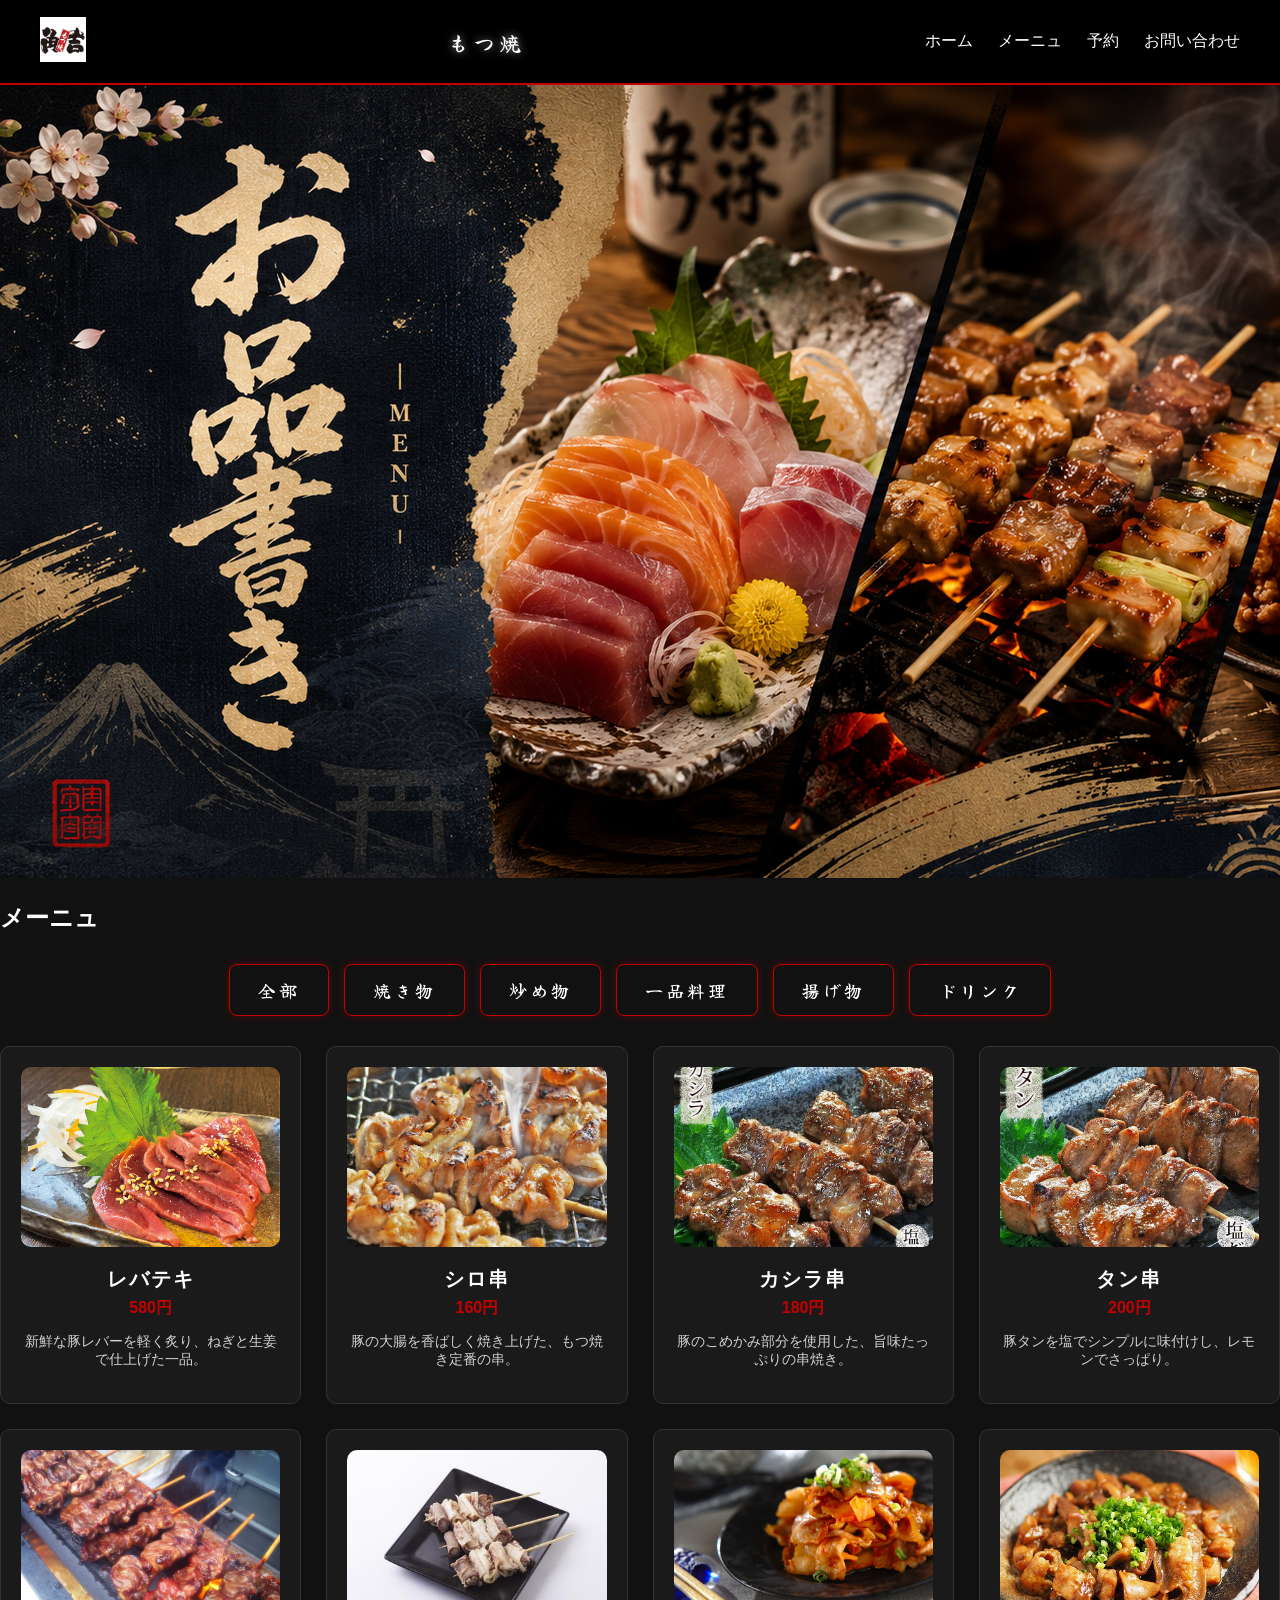
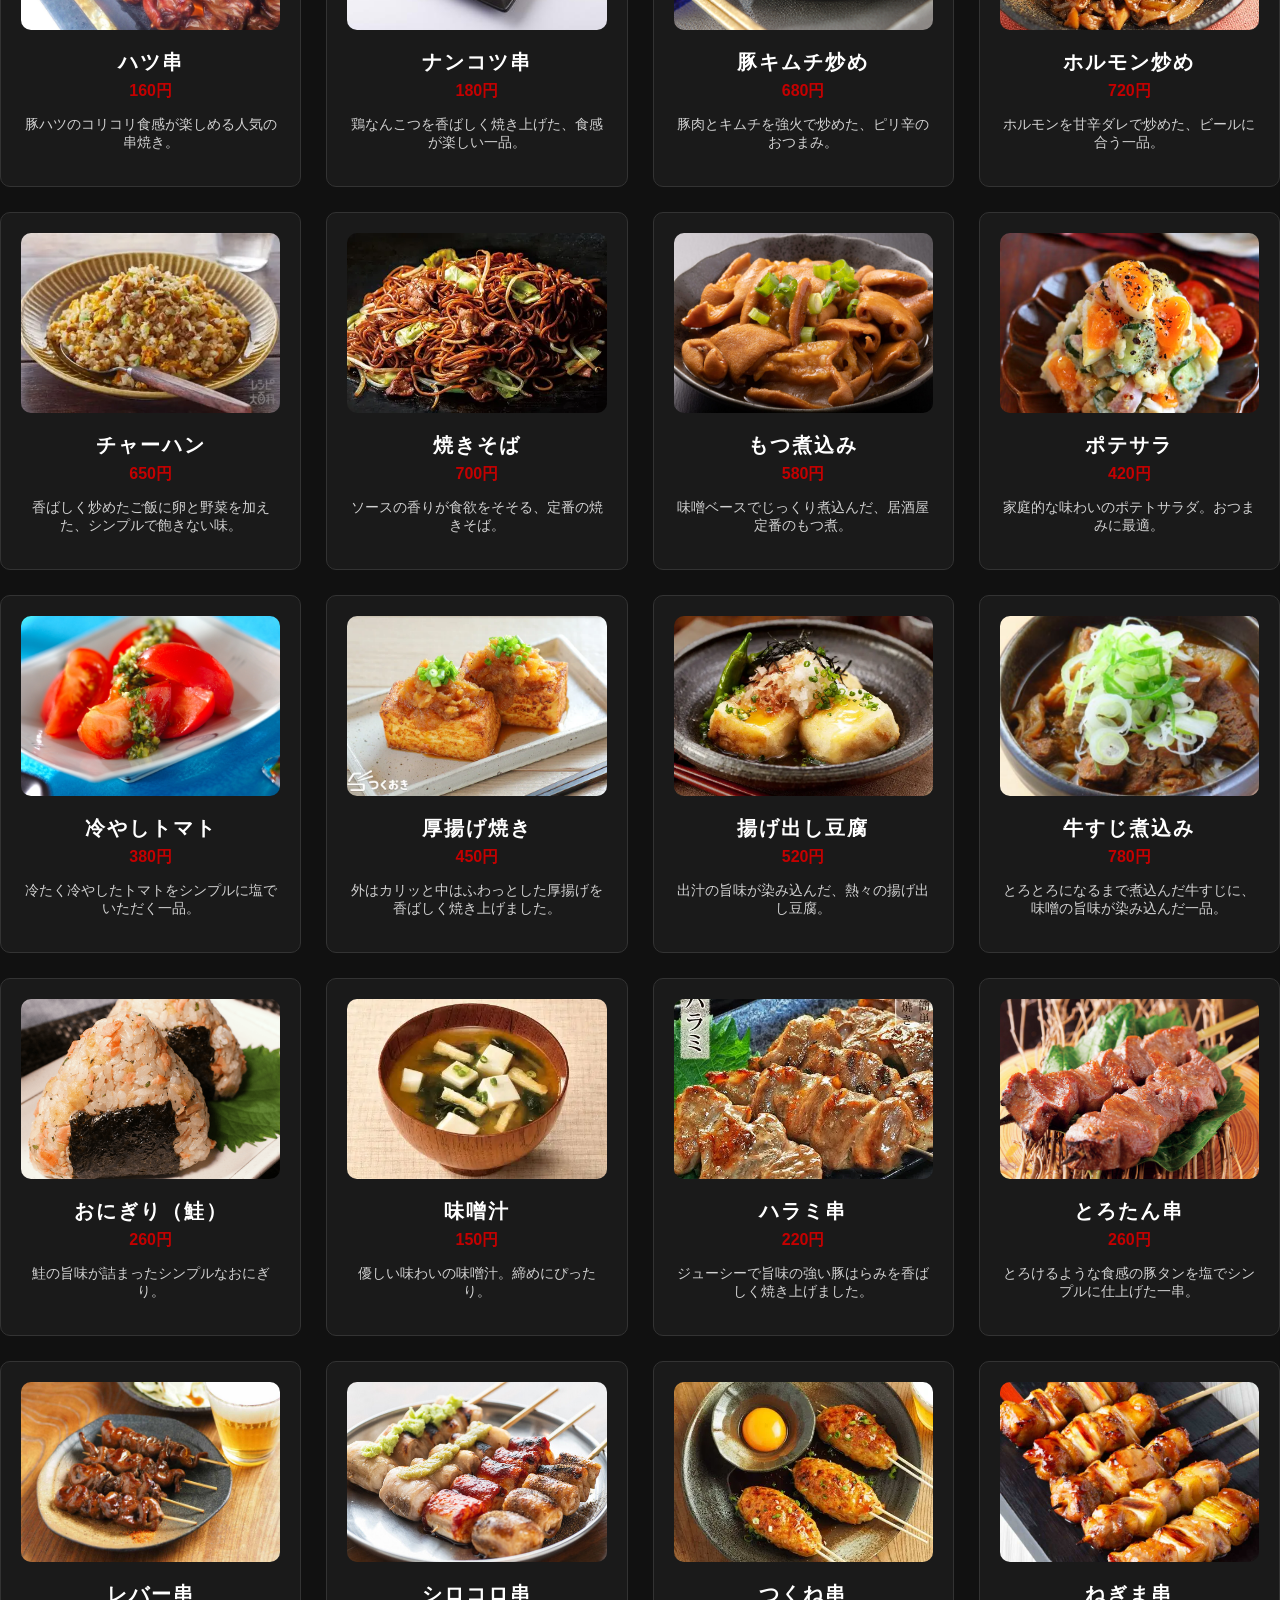
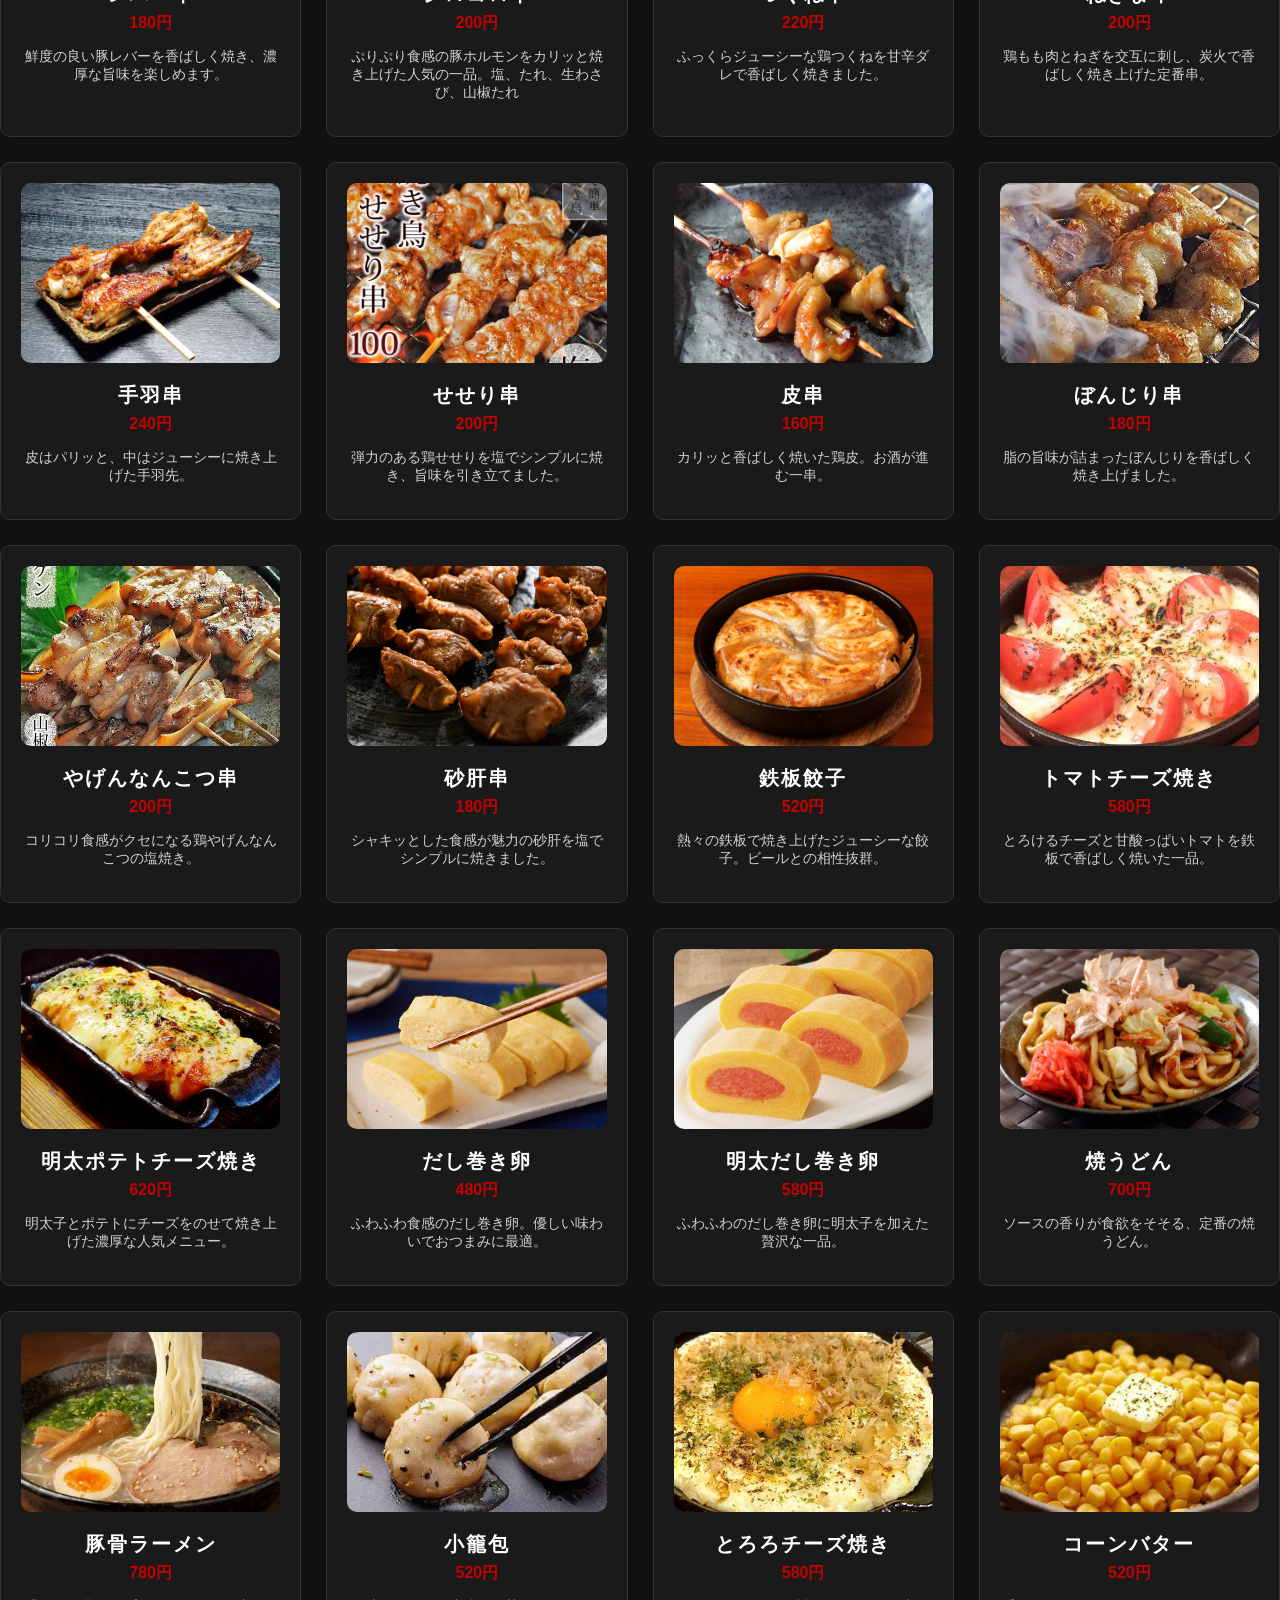
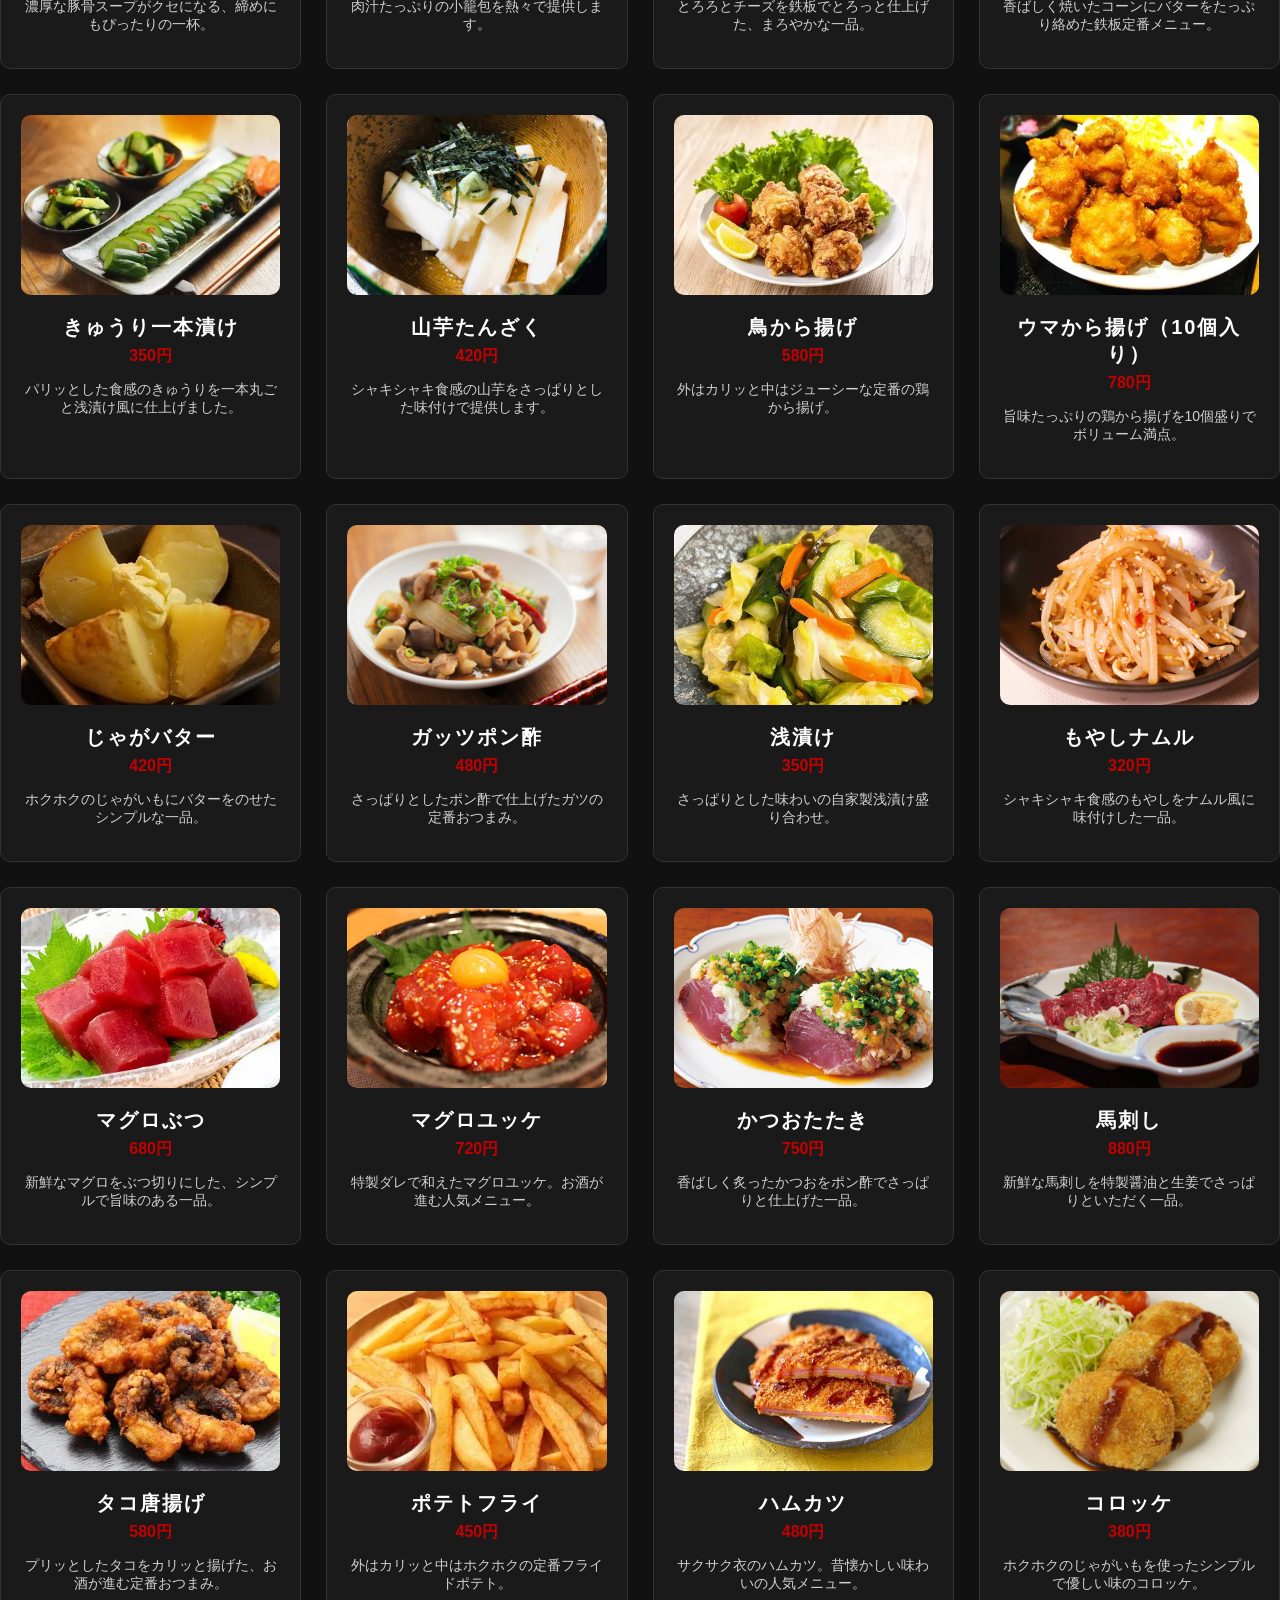
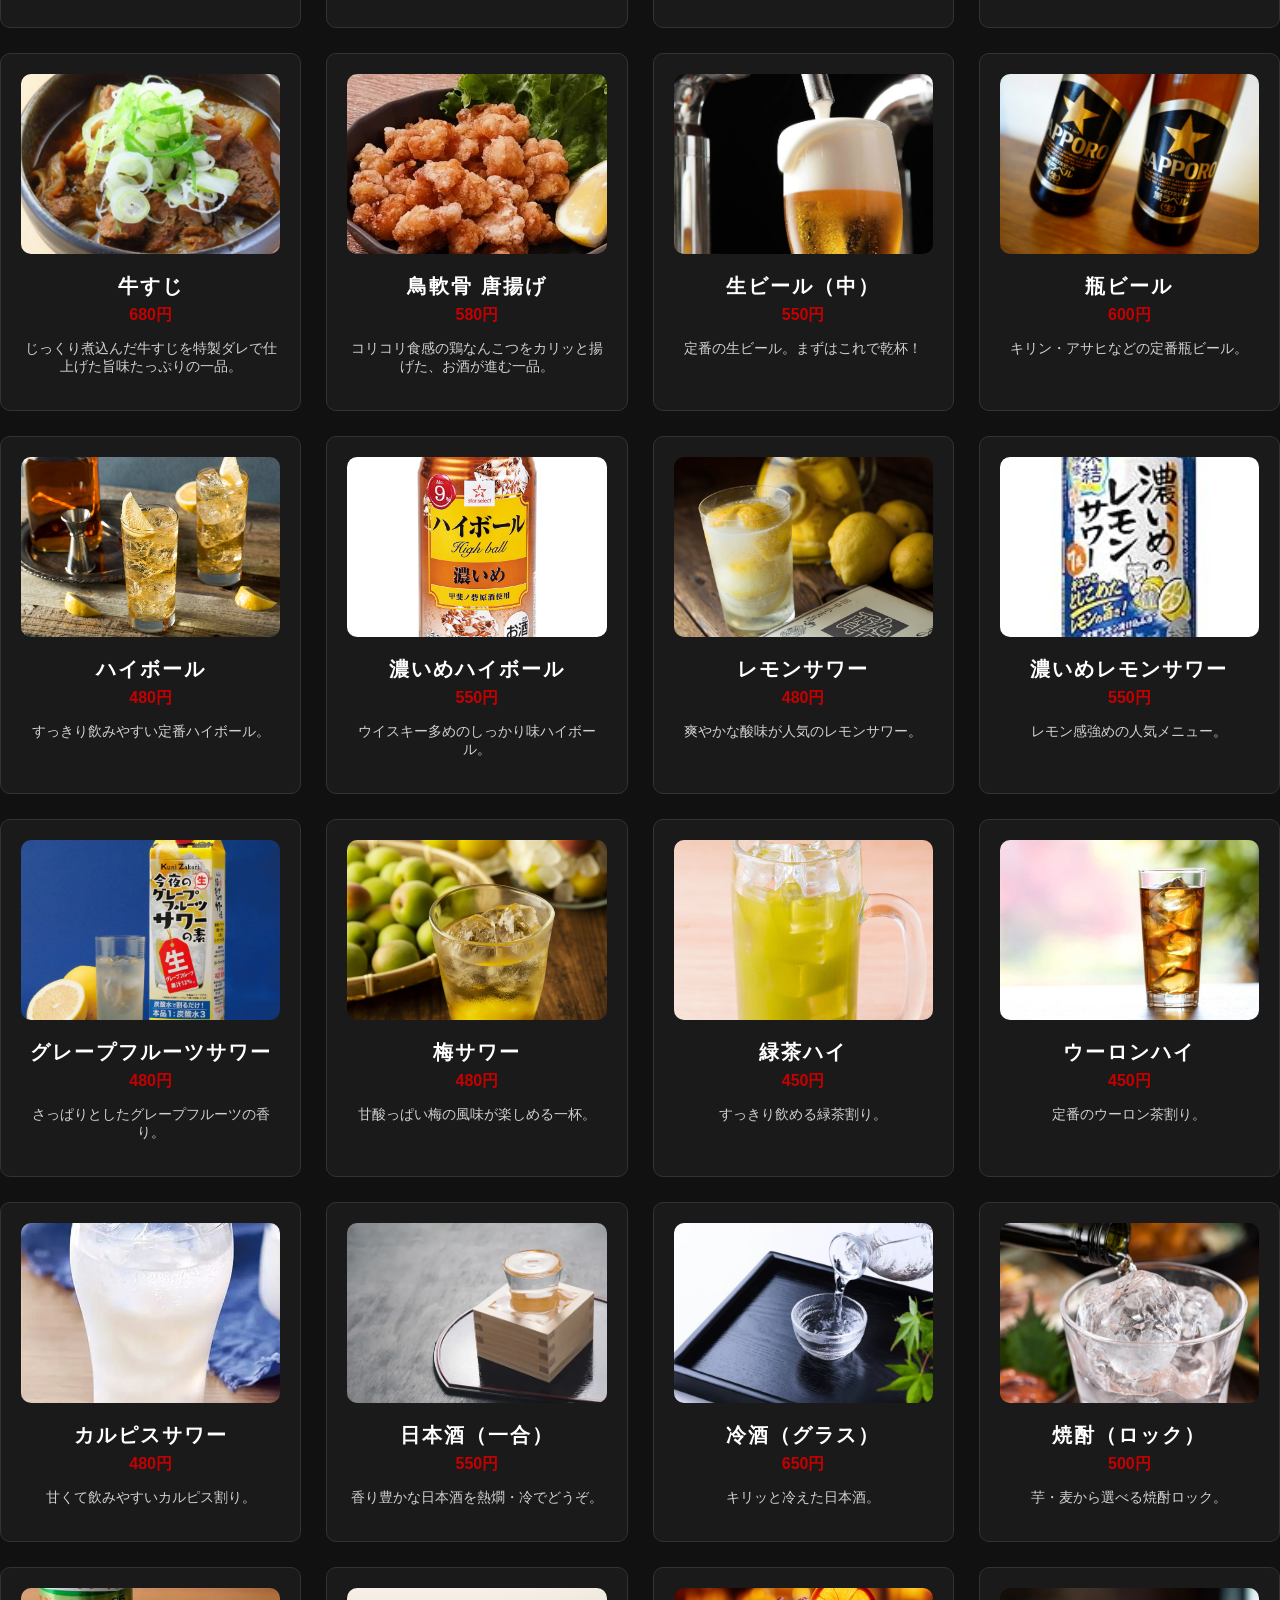
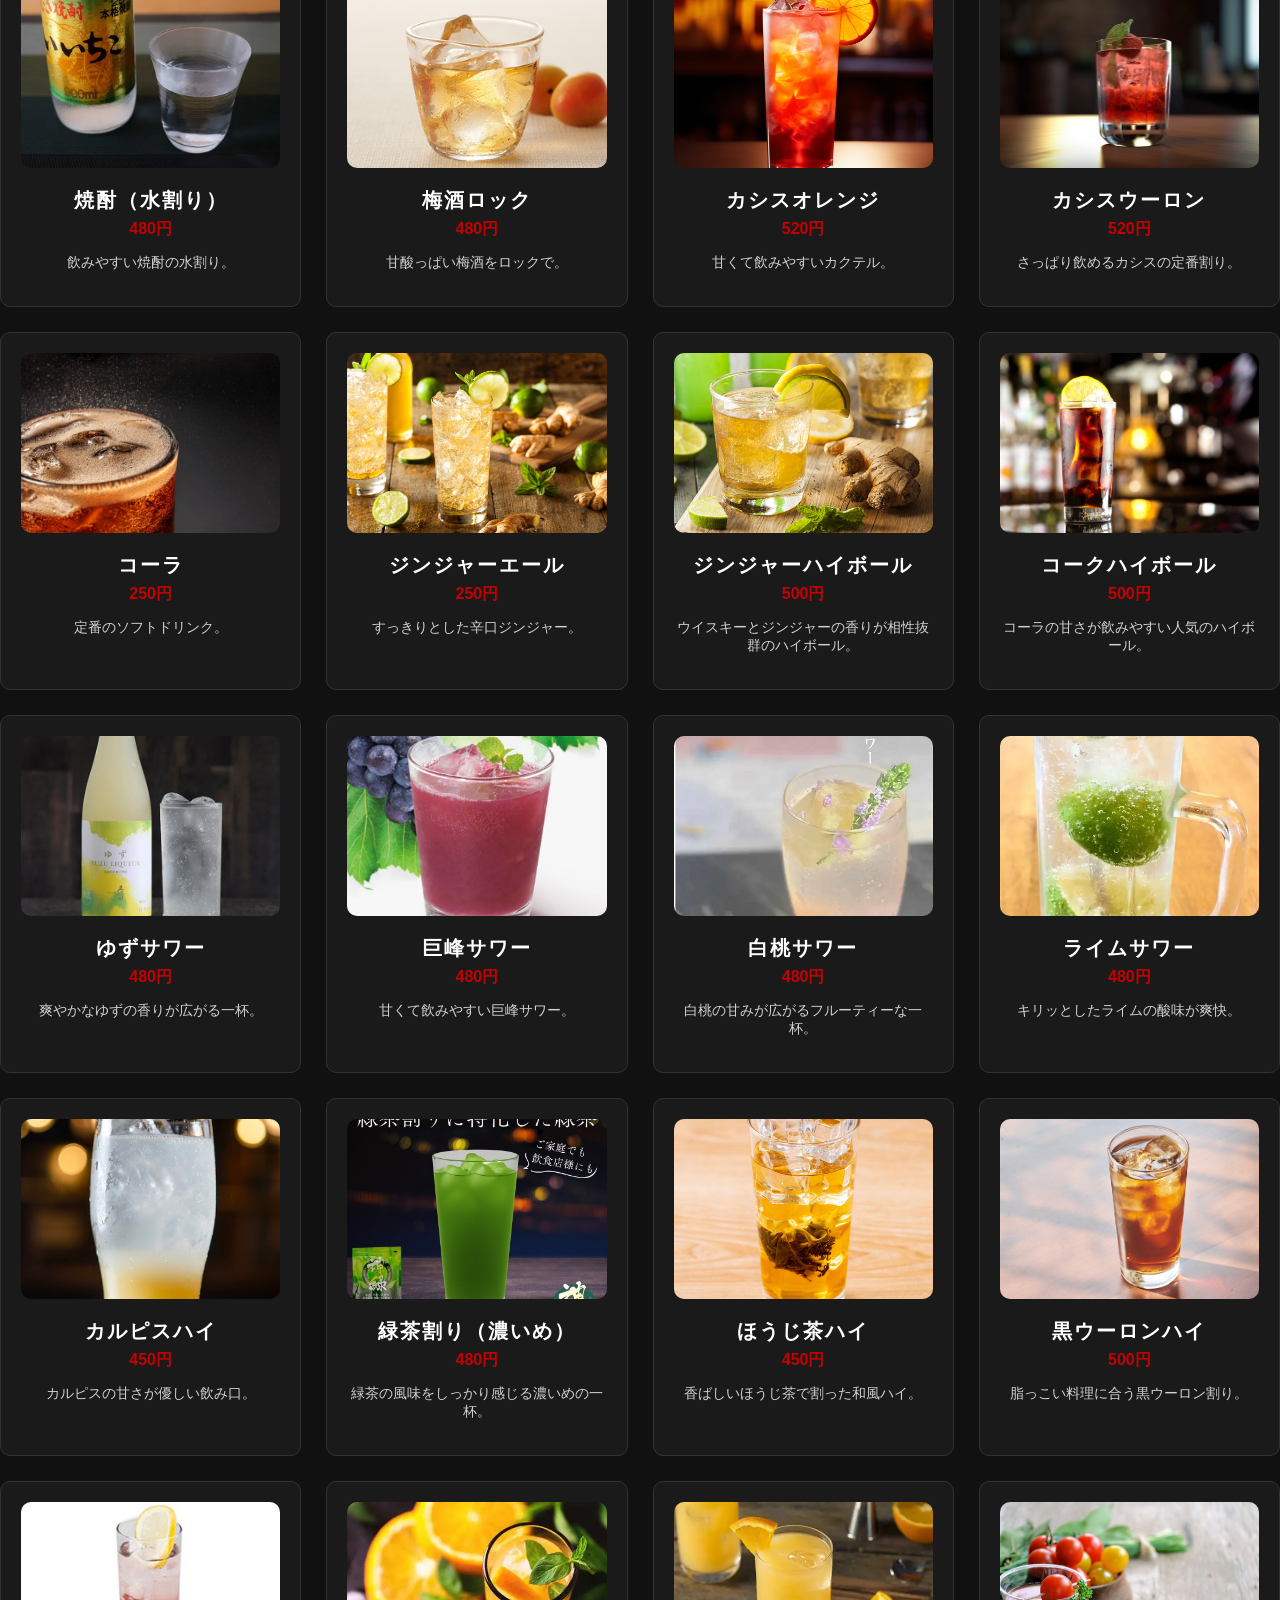
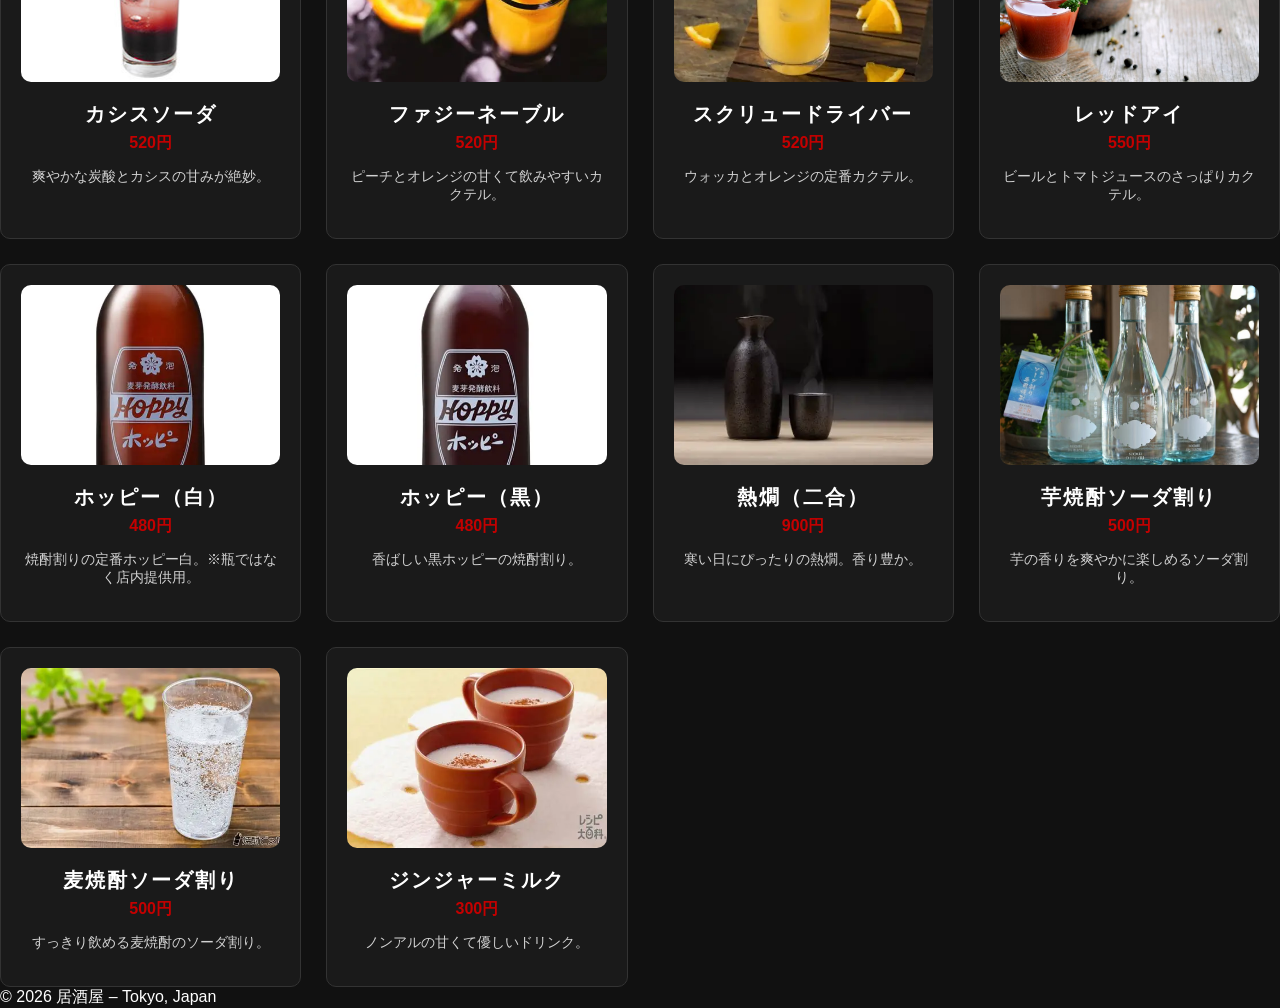
<file: menu.html>
<!DOCTYPE html>
<html lang="vi">
<head>
    <meta charset="UTF-8">
    <meta name="viewport" content="width=device-width, initial-scale=1.0">
    <title>メーニュ – 角吉梅島店</title>

    <!-- フォント読み込み -->
    <link href="https://fonts.googleapis.com/css2?family=Yuji+Syuku&display=swap" rel="stylesheet">

    <!-- スタイルシート -->
    <link rel="stylesheet" href="style.css">
    <link rel="stylesheet" href="mobile.css" media="only screen and (max-width: 768px)">
</head>

<body>

    <!-- ヘッダー -->
    <header class="header">
        <div class="logo">
            <img src="images/logo.jpg" alt="Logo">
        </div>

        <div class="header-tagline">もつ焼</div>
        <div class="menu-toggle">☰</div>

        <nav>
            <ul>
                <li><a href="index.html">ホーム</a></li>
                <li><a href="menu.html" class="active">メーニュ</a></li>
                <li><a href="reservation.html">予約</a></li>
                <li><a href="contact.html">お問い合わせ</a></li>
            </ul>
        </nav>
    </header>

    <!-- メニューバナー -->
    <div id="menuBanner" class="menu-banner">
        <img src="images/menubanner.jpg" alt="Menu Banner">
    </div>

    <!-- メニューページ本体 -->
    <section class="menu-page">
        <h1>メーニュ</h1>

        <!-- カテゴリータブ -->
        <div class="menu-tabs">
            <button onclick="renderMenu(foodData)">全部</button>
            <button onclick="filterCategory('yaki')">焼き物</button>
            <button onclick="filterCategory('itame')">炒め物</button>
            <button onclick="filterCategory('ippin')">一品料理</button>
            <button onclick="filterCategory('agemono')">揚げ物</button>
            <button onclick="filterCategory('drink')">ドリンク</button>
        </div>

        <!-- メニューリスト -->
        <div id="menuList" class="menu-page"></div>
    </section>

    <!-- フッター -->
    <footer class="footer">
        © 2026 居酒屋 – Tokyo, Japan
    </footer>

    <!-- スクリプト -->
    <script src="main.js"></script>
    <script src="menu.js"></script>
    <a href="reservation.html" class="yoyaku-bubble">予約</a>

</body>
</html>
</file>
<file: style.css>
/* ===========================
   全体設定（GLOBAL）
=========================== */
body {
    margin: 0;
    font-family: "Poppins", sans-serif;
    background: #111;
    color: #fff;
    opacity: 0;
    animation: fadeIn 0.8s ease-in-out forwards;
}

@keyframes fadeIn {
    to { opacity: 1; }
}

.reveal {
    opacity: 0;
    transform: translateY(40px);
    transition: all 0.8s ease;
}
.reveal.active {
    opacity: 1;
    transform: translateY(0);
}

/* ===========================
   ヘッダー
=========================== */
.header {
    display: flex;
    justify-content: space-between;
    align-items: center;
    padding: 15px 40px;
    background: #000;
    border-bottom: 2px solid #c40000;
    position: relative;
}

.logo img {
    height: 45px;
}

.header-tagline {
    font-family: 'Yuji Syuku', serif;
    font-size: 22px;
    letter-spacing: 4px;
    text-shadow: 0 0 8px rgba(255,255,255,0.6);
}

nav ul {
    display: flex;
    gap: 25px;
    list-style: none;
}
nav ul li a {
    color: #fff;
    text-decoration: none;
    font-weight: 500;
}

.menu-toggle {
    display: none;
    font-size: 28px;
    cursor: pointer;
    color: #fff;
}

/* ===========================
   トップバナー
=========================== */
#indexBanner {
    width: 100%;
    height: 70vh;
    overflow: hidden;
    position: relative;
}

/* ===========================
   ヒーローセクション
=========================== */
.hero {
    display: flex;
    justify-content: space-between;
    align-items: center;
    padding: 60px 40px;
    height: 70vh;
}

.hero-left {
    width: 50%;
}
.hero-left h1,
.hero-left p {
    font-family: 'Yuji Syuku', serif;
    font-size: 40px;
    letter-spacing: 6px;
    margin: 10px 0;
}

.hero-right {
    width: 45%;
    height: 100%;
    background-image: url('images/hero.jpg');
    background-size: cover;
    background-position: center;
    border-radius: 10px;
    background-attachment: fixed;
}

.btn {
    display: inline-block;
    padding: 12px 28px;
    background: #c40000;
    color: #fff;
    font-family: 'Yuji Syuku', serif;
    font-size: 20px;
    letter-spacing: 3px;
    border-radius: 6px;
    text-decoration: none;
    transition: 0.3s;
}
.btn:hover {
    background: #e00000;
    transform: translateY(-3px);
}

/* ===========================
   お知らせ
=========================== */
.news {
    padding: 60px 40px;
    background: #000;
    border-top: 2px solid #c40000;
    text-align: center;
}
.news ul {
    list-style: none;
    padding: 0;
}
.news li {
    margin: 10px 0;
    font-size: 18px;
    opacity: 0.9;
}

/* ===========================
   店舗紹介
=========================== */
.about {
    padding: 60px 40px;
    text-align: center;
}
.about p {
    max-width: 800px;
    margin: auto;
    font-size: 18px;
    line-height: 1.8;
    opacity: 0.9;
}

/* ===========================
   選ばれる理由
=========================== */
.why-us {
    padding: 60px 40px;
    text-align: center;
    background: #000;
    border-top: 2px solid #c40000;
    border-bottom: 2px solid #c40000;
}
.why-grid {
    display: grid;
    grid-template-columns: repeat(4, 1fr);
    gap: 25px;
}
.why-item {
    background: #1a1a1a;
    padding: 20px;
    border-radius: 10px;
    border: 1px solid #333;
    transition: 0.3s;
}
.why-item:hover {
    background: #222;
    transform: translateY(-5px);
}

.grid {
    display: grid;
    grid-template-columns: repeat(auto-fit, minmax(260px, 1fr));
    gap: 25px;
}

.card {
    background: #1a1a1a;
    padding: 15px;
    border-radius: 10px;
    transition: 0.2s;
}
.card:hover {
    background: #222;
    transform: translateY(-5px);
}

/* ===========================
   カード画像（共通）
=========================== */
.card img {
    width: 100%;
    height: 260px;
    object-fit: cover;
    border-radius: 10px;
}


/* ===========================
   内観 / 看板料理 / ドリンク
=========================== */
.interior-grid,
.signature-grid,
.drink-grid {
    display: grid;
    grid-template-columns: repeat(auto-fit, minmax(260px, 1fr));
    gap: 25px;
}

.interior-grid img,
.drink-grid img,
.sig-card img {
    width: 100%;
    height: 260px;
    object-fit: cover;
    border-radius: 10px;
    transition: 0.3s;
}
.interior-grid img:hover,
.drink-grid img:hover {
    transform: scale(1.05);
}

.sig-card {
    background: #1a1a1a;
    padding: 20px;
    border-radius: 10px;
    border: 1px solid #333;
    transition: 0.3s;
}
.sig-card:hover {
    background: #222;
    transform: translateY(-5px);
}

/* ===========================
   レビュー
=========================== */
.review-grid {
    display: grid;
    grid-template-columns: repeat(3, 1fr);
    gap: 25px;
}
.review {
    background: #1a1a1a;
    padding: 25px;
    border-radius: 10px;
    border: 1px solid #333;
}

/* ===========================
   メニュープレビュー
=========================== */
.menu-preview {
    padding: 60px 20px;
    text-align: center;
}
.menu-grid {
    display: grid;
    grid-template-columns: repeat(3, 1fr);
    gap: 20px;
}
.menu-item {
    background: #111;
    padding: 20px;
    border-radius: 10px;
    border: 1px solid #333;
}

/* ===========================
   スタッフ紹介
=========================== */
.staff {
    padding: 60px 20px;
    text-align: center;
}
.staff-grid {
    display: grid;
    grid-template-columns: repeat(2, 1fr);
    gap: 25px;
}
.staff-card {
    background: #111;
    padding: 20px;
    border-radius: 10px;
    border: 1px solid #333;
    text-align: center;
}
.staff-card img {
    width: 60%;
    display: block;
    margin: 0 auto;
    border-radius: 10px;
}

/* ===========================
   季節メニュー
=========================== */
.season {
    padding: 60px 20px;
    text-align: center;
}
.season-grid {
    display: grid;
    grid-template-columns: repeat(2, 1fr);
    gap: 25px;
}
.season-card {
    background: #111;
    padding: 20px;
    border-radius: 10px;
    border: 1px solid #333;
}
.season-card img {
    width: 60%;
    height: auto;
    display: block;
    margin: 0 auto 15px;
    border-radius: 10px;
}


/* ===========================
   動画セクション
=========================== */
.video {
    width: 100%;
    height: 60vh;
    max-height: 520px;
    min-height: 300px;
    overflow: hidden;

    display: flex;
    flex-direction: column;
    align-items: center;
}
.video video {
    width: 70%;
    height: 100%;
    object-fit: cover;
    object-position: center;
}

/* ===========================
   クーポン
=========================== */
.coupon {
    padding: 60px 20px;
    text-align: center;
    background: #111;
    border-top: 2px solid #b30000;
    border-bottom: 2px solid #b30000;
}

/* ===========================
   FAQ
=========================== */
.faq {
    padding: 60px 20px;
}
.faq-item {
    background: #111;
    padding: 20px;
    border-radius: 10px;
    border: 1px solid #333;
    margin-bottom: 15px;
}

/* ===========================
   SNS
=========================== */
.sns {
    padding: 60px 20px;
    text-align: center;
}
.sns-icons {
    display: flex;
    justify-content: center;
    gap: 20px;
    margin-top: 15px;
}
.sns-btn {
    display: flex;
    align-items: center;
    gap: 8px;
    padding: 10px 18px;
    background: #222;
    color: #fff;
    border-radius: 6px;
    text-decoration: none;
    transition: 0.3s;
}
.sns-btn img {
    width: 20px;
    filter: invert(1);
}
.sns-btn:hover {
    background: #444;
}

/* ===========================
   CTA
=========================== */
.cta {
    padding: 60px 20px;
    text-align: center;
    background: #111;
}

/* ===========================
   店舗情報
=========================== */
.info {
    padding: 60px 20px;
    text-align: center;
    background: #000;
    border-top: 2px solid #c40000;
}
.map iframe {
    border-radius: 10px;
}

/* ===========================
   浮動予約ボタン
=========================== */
.floating-reserve {
    position: fixed;
    bottom: 25px;
    right: 25px;
    background: #c40000;
    padding: 14px 22px;
    border-radius: 50px;
    font-family: 'Yuji Syuku', serif;
    font-size: 20px;
    text-decoration: none;
    box-shadow: 0 0 10px rgba(255,0,0,0.6);
    transition: 0.3s;
}
.floating-reserve:hover {
    transform: scale(1.1);
}

/* ===========================
   バナースライダー
=========================== */
#indexBanner {
    width: 100%;
    height: 70vh;
    overflow: hidden;
    position: relative;
}

#bannerTrack {
    display: flex;
    height: 100%;
    transition: transform 0.8s cubic-bezier(0.25, 0.1, 0.25, 1);
    will-change: transform;
}

.banner-slide {
    width: 100%;
    height: 100%;
    flex-shrink: 0;
    background-size: cover;
    background-position: center;
}

/* ===========================
   メニューページカード
=========================== */
.menu-page .card {
    background: #1a1a1a;
    padding: 20px;
    border-radius: 10px;
    border: 1px solid #333;
    transition: 0.3s;
    text-align: center;
}

.menu-page .card:hover {
    background: #222;
    transform: translateY(-5px);
}

.menu-page .card img {
    width: 100%;
    height: 180px;
    object-fit: cover;
    border-radius: 10px;
}

.menu-page .card h3 {
    margin: 15px 0 5px;
    font-size: 20px;
    letter-spacing: 2px;
}

.menu-page .card .price {
    color: #c40000;
    font-weight: bold;
    margin: 5px 0;
}

.menu-page .card .desc {
    font-size: 14px;
    opacity: 0.8;
}

/* ===========================
   メニューリストグリッド
=========================== */
#menuList {
    display: grid;
    grid-template-columns: repeat(auto-fit, minmax(260px, 1fr));
    gap: 25px;
    margin-top: 30px;
}

/* ===========================
   カテゴリータブ（和風）
=========================== */
.menu-tabs {
    display: flex;
    justify-content: center;
    gap: 15px;
    margin: 30px 0;
    flex-wrap: wrap;
}

.menu-tabs button {
    padding: 12px 28px;
    background: #111;
    border: 1px solid #c40000;
    color: #fff;
    font-family: 'Yuji Syuku', serif;
    font-size: 18px;
    letter-spacing: 3px;
    border-radius: 8px;
    cursor: pointer;
    transition: 0.25s ease;
    box-shadow: 0 0 8px rgba(255,0,0,0.25);
}

.menu-tabs button:hover {
    background: #c40000;
    transform: translateY(-3px);
    box-shadow: 0 0 12px rgba(255,0,0,0.6);
}

.menu-tabs button.active-tab {
    background: #c40000;
    border-color: #ff1a1a;
    box-shadow: 0 0 12px rgba(255,0,0,0.7);
}

/* ===========================
   和紙カード
=========================== */
.washi-card {
    background: rgba(255, 248, 230, 0.08);
    border: 1px solid rgba(255, 230, 180, 0.25);
    border-radius: 12px;
    padding: 22px 25px;
    backdrop-filter: blur(3px);
    box-shadow: 0 0 12px rgba(0,0,0,0.35);
    position: relative;
}

.washi-card::before {
    content: "";
    position: absolute;
    inset: 0;
    border-radius: 12px;
    border: 2px solid rgba(255, 230, 180, 0.15);
    mask: linear-gradient(#000 0 0) content-box, linear-gradient(#000 0 0);
    -webkit-mask-composite: xor;
            mask-composite: exclude;
    padding: 6px;
}

.washi-card h2 {
    font-family: 'Yuji Syuku', serif;
    font-size: 22px;
    margin-bottom: 12px;
    letter-spacing: 3px;
    color: #ffe7c2;
    border-left: 4px solid #d4a373;
    padding-left: 10px;
}

.washi-card p {
    margin: 6px 0;
    font-size: 15px;
    color: #f5e9d3;
    letter-spacing: 1px;
}

.washi-map {
    margin-top: 15px;
    border-radius: 10px;
    overflow: hidden;
    border: 1px solid rgba(255, 230, 180, 0.25);
    box-shadow: 0 0 10px rgba(255, 230, 180, 0.15);
    position: relative;
}

.map-overlay {
    position: absolute;
    inset: 0;
    z-index: 5;
    cursor: pointer;
}

.washi-map iframe {
    width: 100%;
    height: 250px;
    border: 0;
    pointer-events: none;
}

.best-seller .sig-card img {
    height: 260px !important;
    object-fit: cover !important;
}
.yoyaku-bubble {
    display: none;
}
</file>
<file: mobile.css>
/* ===========================
   モバイル版 – 和風プレミアムスタイル
=========================== */

/* ===========================
   モバイル表示のレイアウト崩れ防止リセット
=========================== */
@media (max-width: 768px) {

    html, body {
        width: 100% !important;
        max-width: 100% !important;
        overflow-x: hidden !important;
        margin: 0 !important;
        padding: 0 !important;
        transform: none !important;
    }

    * {
        box-sizing: border-box !important;
        max-width: 100% !important;
    }
}


@media (max-width: 768px) {

    /* ページ全体の縮小・調整 */
    body {
        margin: 0;
        padding: 0;
        padding-top: 60px;
        overflow-x: hidden;
        width: 100%;
    }

    /* ヘッダーを常に最前面に固定 */

    /* ハンバーガーメニュー（3本線） */
    .menu-toggle {
        display: block;
        font-size: 32px;
        color: white;
        cursor: pointer;

        position: fixed;
        right: 20px;
        top: 20px;

        z-index: 2000000 !important;
    }

    /* ナビゲーションを独立配置（固定） */
    .header nav {
        position: fixed;
        top: 0;
        right: 0;
        z-index: 1500000 !important;
        transform: none !important;
    }

    /* ===========================
       右側に表示されるドロップダウンメニュー（初期は非表示）
    ============================ */
    .header nav ul {
        display: none;

        position: fixed;
        top: 70px;        /* ハンバーガーの直下 */
        right: 20px;
        width: 180px;
        padding: 15px 20px;

        background: #111;
        border: 1px solid #333;
        border-radius: 8px;

        flex-direction: column;
        gap: 15px;

        z-index: 999999 !important;

        /* アニメーション効果 */
        opacity: 0;
        pointer-events: none;
        transform: translateY(-10px);
        transition: all 0.25s ease;
    }

    /* メニュー展開時の表示 */
    .header nav ul.active {
        display: flex !important;
        opacity: 1;
        pointer-events: auto;
        transform: translateY(0);
    }

    .header nav ul li a {
        font-size: 18px;
        letter-spacing: 2px;
        padding: 8px 0;
        display: block;
    }

    .logo img {
        height: 38px;
    }

    /* バナーをヘッダーの下に配置 */
    #indexBanner,
    #bannerTrack,
    .banner-slide {
        z-index: 1 !important;
        position: relative !important;
    }

    #indexBanner {
        height: 40vh;
    }

    /* ===========================
       ヒーローセクション（レイアウト調整）
    ============================ */
    .hero {
        flex-direction: row;
        gap: 15px;
        padding: 20px;
        height: auto;
    }

    .hero-left h1,
    .hero-left p {
        font-size: 26px;
        letter-spacing: 4px;
    }

    .hero-right {
        height: 220px;
        background-attachment: scroll;
    }

    /* ===========================
       汎用グリッド（2列表示）
    ============================ */
    .grid,
    .signature-grid,
    .drink-grid,
    .interior-grid,
    .review-grid,
    .staff-grid,
    .season-grid {
        grid-template-columns: repeat(2, 1fr) !important;
        gap: 15px;
    }

    .sig-card img,
    .drink-grid img,
    .interior-grid img,
    .season-card img {
        height: 180px;
    }


    /* ===========================
       動画セクション（高さ調整）
    ============================ */
    .video video {
        width: 100%;
        height: 260px;
        object-fit: cover;
    }

    /* ===========================
       予約フォーム（入力UI調整）
    ============================ */
    .reservation-container {
        width: 90%;
        margin: auto;
        padding: 20px;
    }

    .reservation-container input,
    .reservation-container select,
    .reservation-container textarea {
        font-size: 16px;
        padding: 12px;
    }

    .reservation-btn {
        width: 100%;
        padding: 16px;
        font-size: 18px;
    }

    /* ===========================
       ポップアップ（モバイル最適化）
    ============================ */
    .popup-box {
        width: 85%;
        padding: 20px;
        font-size: 16px;
    }

    .popup-box button {
        width: 100%;
        padding: 14px;
        font-size: 16px;
    }

    /* ===========================
       浮動予約ボタン
    ============================ */
    .floating-reserve {
        bottom: 20px;
        right: 20px;
        padding: 12px 20px;
        font-size: 18px;
    }

    /* ===========================
       地図（高さ調整）
    ============================ */
    .map iframe,
    .washi-map iframe {
        height: 200px;
    }
}

/* ===========================
   メニューページ – 横スクロールレイアウト
=========================== */
@media (max-width: 768px) {

    .menu-grid {
        display: flex !important;
        flex-direction: row;
        overflow-x: auto;
        overflow-y: hidden;
        gap: 12px;
        padding: 10px 0;
        width: 100%;
        scroll-snap-type: x mandatory;

        scrollbar-width: none;
    }
    .menu-grid::-webkit-scrollbar {
        display: none;
    }

    .menu-grid .card {
        min-width: 150px;
        max-width: 150px;
        flex-shrink: 0;
        scroll-snap-align: start;

        background: #1a1a1a;
        padding: 12px;
        border-radius: 10px;
        border: 1px solid #333;
        text-align: center;
    }

    .menu-grid .card img {
        width: 100%;
        height: 120px;
        object-fit: cover;
        border-radius: 8px;
    }

    .menu-grid .card h3 {
        font-size: 14px;
        margin: 8px 0 4px;
        letter-spacing: 1px;
    }

    .menu-grid .card .price {
        font-size: 14px;
        margin-bottom: 4px;
        color: #c40000;
    }

    .menu-grid .card .desc {
        font-size: 12px;
        opacity: 0.7;
    }
}


/* ===========================
   メニューページ – 5品グリッド表示（モバイル）
=========================== */
@media (max-width: 768px) {

    .menu-banner {
        width: 100%;
        overflow: hidden;
    }

    .menu-banner img {
        width: 100%;
        height: auto;
        object-fit: contain;
        display: block;
        max-height: 200px;
    }

    /* メニュー一覧を5列グリッドで表示 */
    #menuList {
        display: grid !important;
        grid-template-columns: repeat(5, 1fr) !important;
        gap: 10px;
        padding: 10px;
    }

    /* 各メニューカードのデザイン */
    #menuList .card {
        background: #1a1a1a;
        padding: 8px;
        border-radius: 8px;
        border: 1px solid #333;
        text-align: center;
    }

    /* メニュー画像 */
    #menuList .card img {
        width: 100%;
        height: 70px;
        object-fit: cover;
        border-radius: 6px;
    }

    /* メニュー名 */
    #menuList .card h3 {
        font-size: 11px;
        margin: 5px 0 2px;
        letter-spacing: 0.5px;
    }

    /* 価格表示 */
    #menuList .card .price {
        font-size: 11px;
        margin-bottom: 2px;
        color: #c40000;
    }

    /* 説明文 */
    #menuList .card .desc {
        font-size: 10px;
        opacity: 0.6;
    }
}

/* ===========================
   お問い合わせページ – モバイル最適化
=========================== */
@media (max-width: 768px) {

    /* お問い合わせフォーム全体 */
    .contact-container {
        width: 85%;
        margin: 70px auto 20px;
        padding: 14px 12px;

        background: #111;
        border-radius: 10px;
        border: 1px solid #333;
    }

    /* タイトル */
    .contact-container h1 {
        font-size: 22px;
        text-align: center;
        letter-spacing: 3px;
        margin-bottom: 10px;
        color: #c40000;
    }

    /* 説明文 */
    .contact-desc {
        font-size: 13px;
        color: #ccc;
        line-height: 1.6;
        margin-bottom: 15px;
        text-align: center;
    }

    /* ラベル */
    .contact-container label {
        font-size: 12px;
        margin-bottom: 4px;
        display: block;
        color: #ddd;
    }

    /* 入力欄 */
    .contact-container input,
    .contact-container select,
    .contact-container textarea {
        width: 100%;
        padding: 8px;
        margin-bottom: 12px;

        background: #1a1a1a;
        border: 1px solid #333;
        border-radius: 6px;

        font-size: 13px;
        color: white;
    }

    /* テキストエリア */
    .contact-container textarea {
        height: 90px;
        resize: none;
    }

    /* 送信ボタン */
    .contact-btn {
        width: 100%;
        padding: 10px;
        font-size: 15px;

        background: #c40000;
        color: white;
        border: none;
        border-radius: 8px;

        letter-spacing: 1px;
    }

    /* 店舗情報カード一覧 */
    .contact-info-washi {
        width: 85%;
        margin: 20px auto;
        display: flex;
        flex-direction: column;
        gap: 15px;
    }

    /* 店舗情報カード */
    .washi-card {
        background: #111;
        border-radius: 10px;
        border: 1px solid #333;
        padding: 14px 12px;
        color: #ddd;
    }

    .washi-card h2 {
        font-size: 18px;
        color: #c40000;
        margin-bottom: 8px;
    }

    .washi-card p {
        font-size: 13px;
        line-height: 1.6;
    }

    /* Googleマップ */
    .washi-map iframe {
        width: 100%;
        height: 200px;
        border-radius: 10px;
        border: 1px solid #333;
        margin-top: 10px;
    }

    /* SNSボタン */
    .washi-sns {
        display: flex;
        justify-content: center;
        gap: 10px;
        margin-top: 10px;
    }

    .sns-washi-btn {
        padding: 8px 14px;
        background: #222;
        border: 1px solid #444;
        border-radius: 6px;
        color: white;
        font-size: 13px;
        text-decoration: none;
    }

    /* ポップアップデザイン */
    .popup-box {
        width: 80%;
        padding: 16px;
        border-radius: 10px;

        background: #111;
        border: 1px solid #333;
        text-align: center;
    }

    .popup-box h2 {
        font-size: 18px;
        margin-bottom: 10px;
        color: #c40000;
    }

    .popup-box p {
        font-size: 13px;
        margin-bottom: 15px;
        color: #ddd;
    }

    .popup-box button {
        width: 100%;
        padding: 12px;
        font-size: 15px;

        background: #c40000;
        color: white;
        border: none;
        border-radius: 8px;
    }
}

/* ===========================
   モバイル版ヘッダー調整（横スクロール防止）
=========================== */
@media (max-width: 768px) {

    /* PC版のflexを無効化し、固定ヘッダーに統一 */
    .header {
        display: block !important;
        height: 60px;
        padding: 0;
        position: fixed;
        top: 0;
        left: 0;
        width: 100%;
        background: #000;
        z-index: 999999;
    }

    /* 左側ロゴ配置 */
    .logo {
        position: absolute;
        left: 15px;
        top: 10px;
        z-index: 1000001;
    }
    .logo img {
        height: 38px;
    }

    /* 中央のキャッチコピー（もつ焼） */
    .header-tagline {
        position: absolute;
        left: 50%;
        top: 14px;
        transform: translateX(-50%);
        font-size: 20px;
        white-space: nowrap;
        z-index: 1000002;
    }

    /* 右側ハンバーガーメニュー */
    .menu-toggle {
        display: block !important;
        position: absolute !important;
        right: 15px;
        top: 10px;
        font-size: 32px;
        color: white;
        z-index: 1000003;
    }

    /* PCナビゲーション非表示 */
    nav ul {
        display: none !important;
    }
}

/* ===========================
   Googleマップの不要リンク非表示
=========================== */
@media (max-width: 768px) {
    .washi-map a[href^="https://maps.google.com"] {
        display: none !important;
    }
}

/* ===========================
   ページタイトルの上部余白調整
=========================== */
@media (max-width: 768px) {
    h1, .page-title, .reservation-title {
        margin-top: 30px !important;
        display: block;
    }
}

/* ===========================
   メニューバナーの位置調整
=========================== */
@media (max-width: 768px) {
    .menu-banner {
        margin-top: 65px !important;
    }
}
@media (max-width: 768px) {
    body.contact-page {
        background-size: cover !important;
        background-repeat: no-repeat !important;
        background-position: center !important;
        max-width: none !important;
    }
}
.yoyaku-bubble {
    position: fixed;
    bottom: 20px;
    right: 20px;
    width: 65px;
    height: 65px;
    background: #b30000;
    color: #fff;
    border-radius: 50%;
    display: flex;
    justify-content: center;
    align-items: center;
    font-size: 18px;
    font-weight: bold;
    text-decoration: none;
    box-shadow: 0 6px 15px rgba(0,0,0,0.35);
    z-index: 99999;
    border: 2px solid #fff;
    font-family: "Yuji Syuku", serif;
    transition: transform 0.2s, background 0.2s;
}

.yoyaku-bubble:active {
    transform: scale(1.05);
    background: #8a0000;
}

@media (min-width: 769px) {
    .yoyaku-bubble {
        display: none;
    }
}
@media (max-width: 768px) {
    .season-card img {
        width: 60% !important;
        height: auto !important;
        margin: 0 auto 10px !important;
        display: block;
    }
}
@media (max-width: 768px) {
    .best-seller .sig-card img {
        height: 180px !important;
        object-fit: cover !important;
    }
}
</file>
